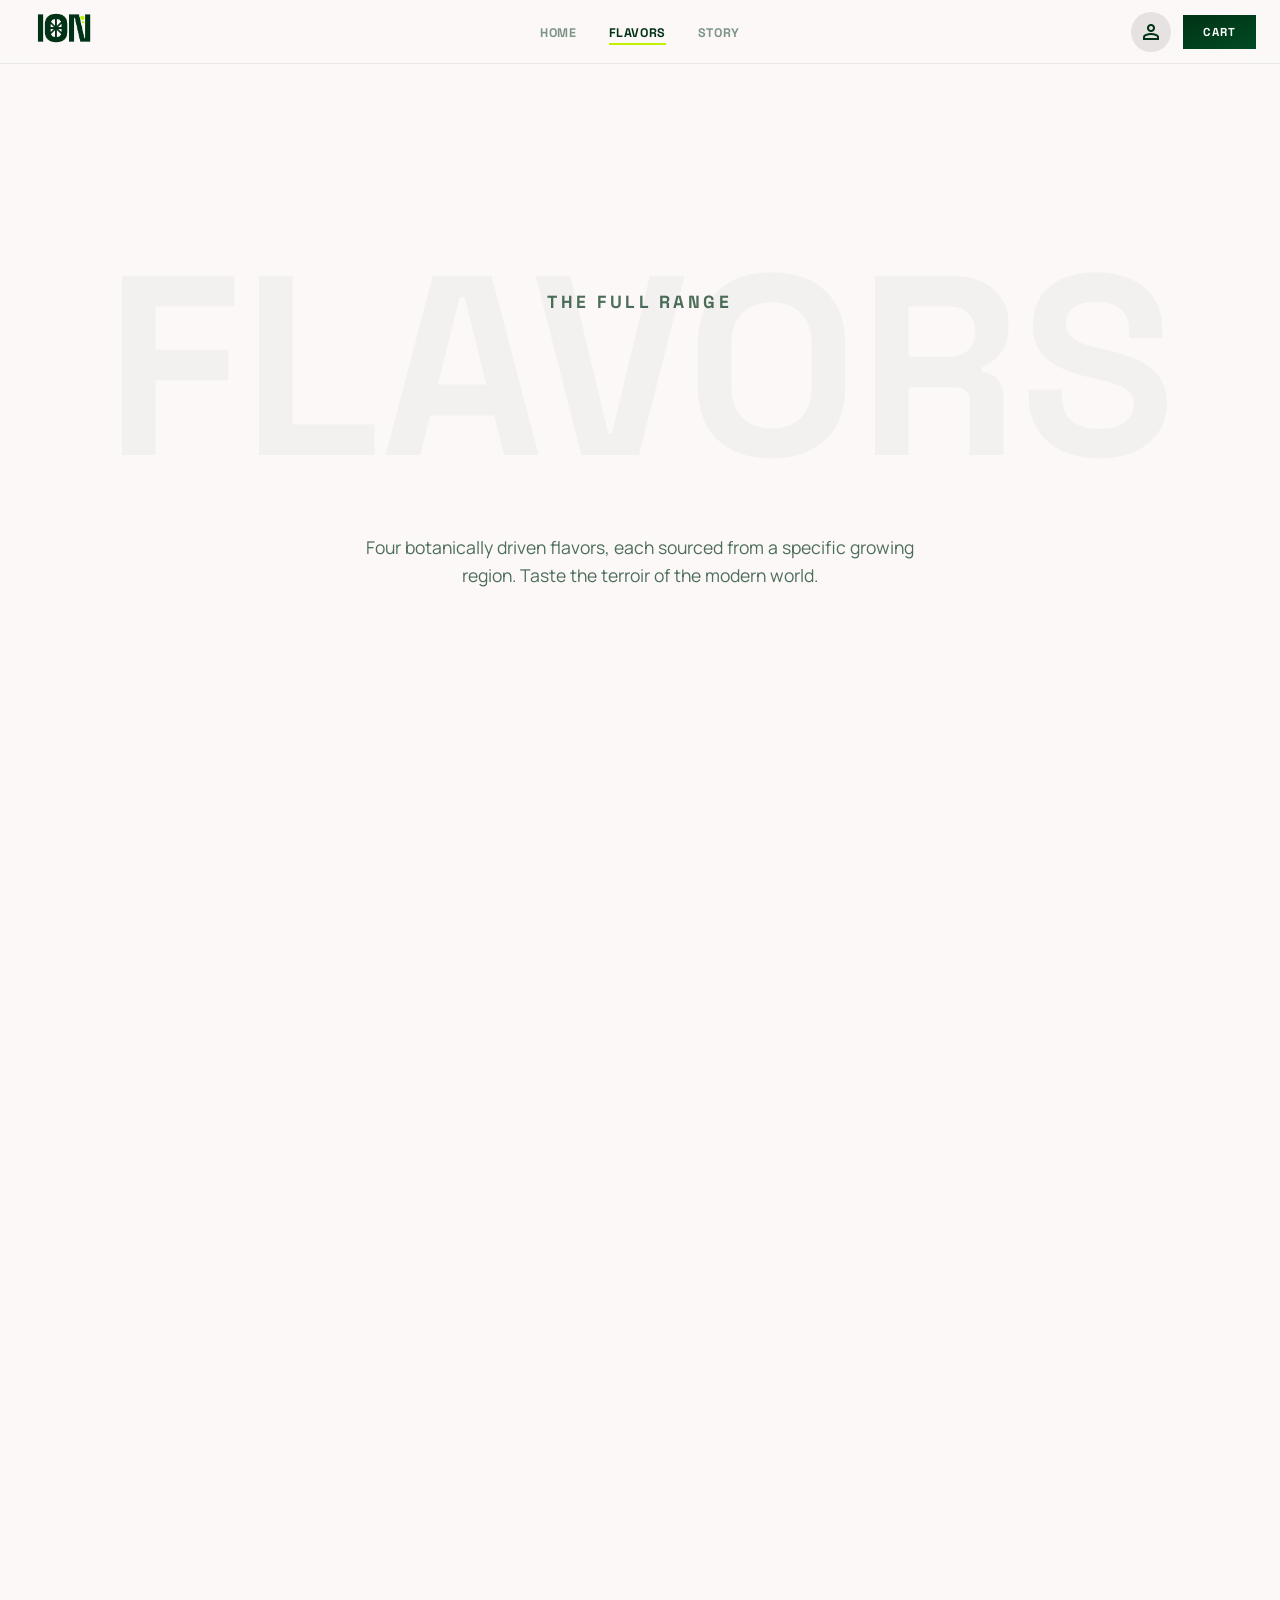
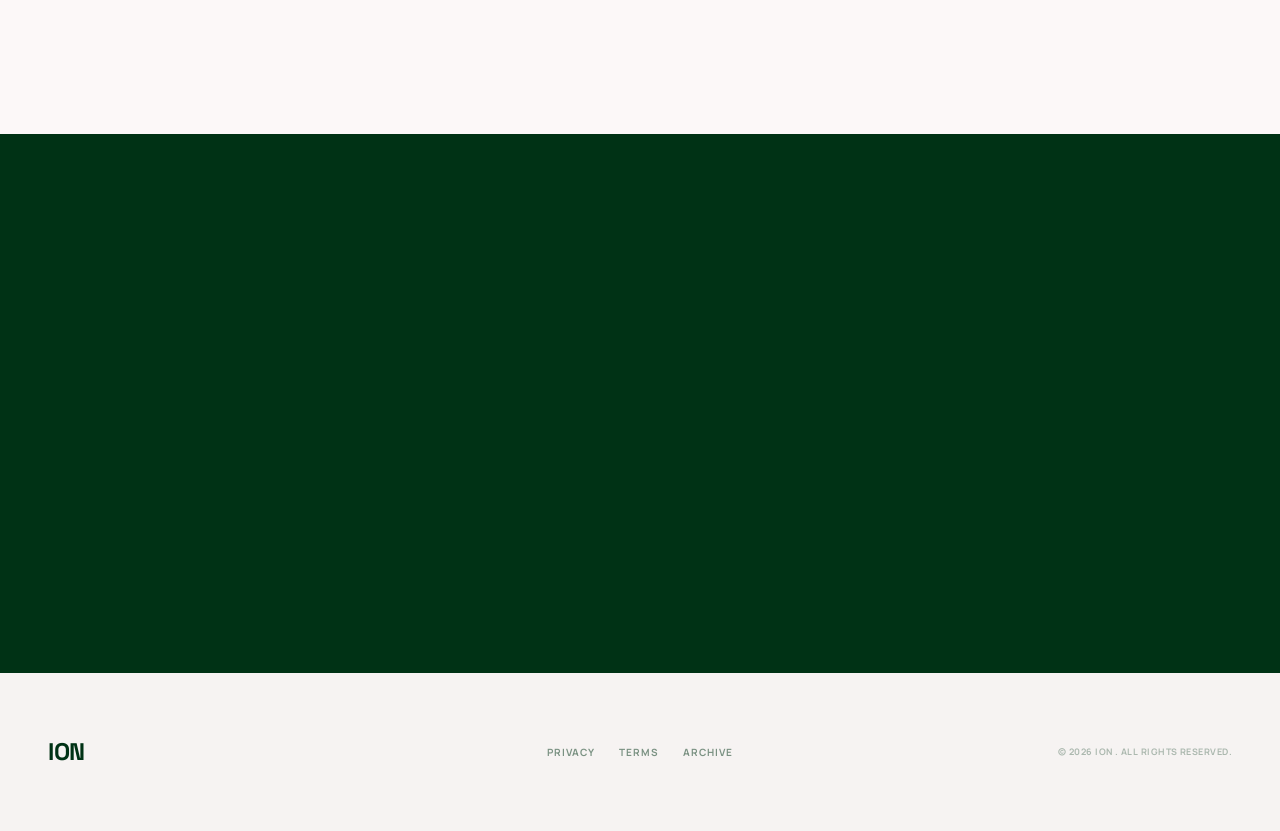
<file: flavors.html>
<!DOCTYPE html>
<html lang="en">
<head>
    <meta charset="UTF-8">
    <meta name="viewport" content="width=device-width, initial-scale=1.0">
    <title>ION — Flavors</title>
    <link rel="stylesheet" href="https://fonts.googleapis.com/css2?family=Material+Symbols+Outlined:opsz,wght,FILL,GRAD@24,400,0,0" />
    <link href="https://fonts.googleapis.com/css2?family=Manrope:wght@400;600&family=Space+Grotesk:wght@700;900&display=swap" rel="stylesheet">
    <link rel="stylesheet" href="css/main.css">
</head>
<body>

    <div class="site-loader">
        <div class="loader-logo">ION</div>
    </div>

    <div class="mobile-menu-overlay">
        <button class="close-menu" aria-label="Close Menu">
            <span class="material-symbols-outlined">close</span>
        </button>
        <nav class="mobile-nav">
            <ul>
                <li><a href="index.html">HOME</a></li>
                <li><a href="flavors.html">FLAVORS</a></li>
                <li><a href="about.html">STORY</a></li>
            </ul>
        </nav>
    </div>

    <header class="main-header">
        <div class="header-container">
            <a href="index.html" class="logo-link">
                <img src="./images/logo.png" alt="ION" class="logo-img">
            </a>
            <nav class="desktop-nav">
                <ul>
                    <li><a href="index.html">HOME</a></li>
                    <li><a href="flavors.html" class="active">FLAVORS</a></li>
                    <li><a href="about.html">STORY</a></li>
                </ul>
            </nav>
            <div class="header-actions">
                <div class="profile-circle desktop-only">
                    <span class="material-symbols-outlined">person</span>
                </div>
                <button class="cart-btn desktop-only">CART</button>
                <button class="menu-toggle" aria-label="Open Menu">
                    <span class="material-symbols-outlined">menu</span>
                </button>
            </div>
        </div>
    </header>

    <main class="content-wireframe">

        <section class="page-hero">
            <span class="page-hero__bg" aria-hidden="true">FLAVORS</span>
            <p class="page-hero__tag reveal-up delay-100">The Full Range</p>
            <h1 class="reveal-up delay-200">Every Sip,<br>A Story.</h1>
            <p class="reveal-up delay-300">Four botanically driven flavors, each sourced from a specific growing region. Taste the terroir of the modern world.</p>
        </section>

        <section class="flavor-catalog">
            <div class="wf-container">
                <div class="flavor-catalog__header reveal-up">
                    <h2 class="flavor-catalog__title">ALL FLAVORS</h2>
                    <div class="flavor-catalog__line"></div>
                </div>

                <div class="flavor-catalog__grid">

                    <div class="flavor-hz-card reveal-up">
                        <div class="flavor-hz-card__img">
                            <img src="./images/lime.png" alt="Alpine Mist">
                        </div>
                        <div class="flavor-hz-card__content">
                            <span class="flavor-hz-card__badge">CITRUS</span>
                            <h4 class="flavor-hz-card__name">Lemon Lime</h4>
                            <p class="flavor-hz-card__desc">Cool mountain juniper meets yuzu and white tea. Crisp, clean, infinitely refreshing.</p>
                            <p class="flavor-hz-card__price">$28.00 · 12-Pack / 12oz</p>
                            <button class="flavor-hz-card__btn">ADD TO CART</button>
                        </div>
                    </div>

                    <div class="flavor-hz-card reveal-up delay-100">
                        <div class="flavor-hz-card__img">
                            <img src="./images/cherry.png" alt="Rose Wood">
                        </div>
                        <div class="flavor-hz-card__content">
                            <span class="flavor-hz-card__badge">FLORAL</span>
                            <h4 class="flavor-hz-card__name">Black Cherry</h4>
                            <p class="flavor-hz-card__desc">Damask rose petals with cedar smoke and a lingering hibiscus finish. Distinctly complex.</p>
                            <p class="flavor-hz-card__price">$30.00 · 12-Pack / 12oz</p>
                            <button class="flavor-hz-card__btn">ADD TO CART</button>
                        </div>
                    </div>

                    <div class="flavor-hz-card reveal-up delay-200">
                        <div class="flavor-hz-card__img">
                            <img src="./images/pineapple.png" alt="Citrus Bark">
                        </div>
                        <div class="flavor-hz-card__content">
                            <span class="flavor-hz-card__badge">TROPICAL</span>
                            <h4 class="flavor-hz-card__name">Tropical Pineapple</h4>
                            <p class="flavor-hz-card__desc">Bitter orange peel over wild pineapple and bark extract. Bright and unapologetically bold.</p>
                            <p class="flavor-hz-card__price">$28.00 · 12-Pack / 12oz</p>
                            <button class="flavor-hz-card__btn">ADD TO CART</button>
                        </div>
                    </div>

                    <div class="flavor-hz-card reveal-up delay-300">
                        <div class="flavor-hz-card__img">
                            <img src="./images/berry.png" alt="Lavender Smoke">
                        </div>
                        <div class="flavor-hz-card__content">
                            <span class="flavor-hz-card__badge">HERBAL</span>
                            <h4 class="flavor-hz-card__name">Wild Berry</h4>
                            <p class="flavor-hz-card__desc">French lavender with smoked black currant and dried sage. Meditative, slow, unforgettable.</p>
                            <p class="flavor-hz-card__price">$32.00 · 12-Pack / 12oz</p>
                            <button class="flavor-hz-card__btn">ADD TO CART</button>
                        </div>
                    </div>

                </div>
            </div>
        </section>

        <section class="tasting-notes">
            <div class="wf-container">
                <h2 class="tasting-notes__title reveal-up">TASTING NOTES BY PROFILE</h2>
                <div class="tasting-notes__grid">
                    <div class="tasting-note reveal-up">
                        <div class="tasting-note__icon">🌿</div>
                        <h4 class="tasting-note__name">Herbal</h4>
                        <p class="tasting-note__desc">Lavender, sage, juniper</p>
                    </div>
                    <div class="tasting-note reveal-up delay-100">
                        <div class="tasting-note__icon">🌸</div>
                        <h4 class="tasting-note__name">Floral</h4>
                        <p class="tasting-note__desc">Rose, hibiscus, elderflower</p>
                    </div>
                    <div class="tasting-note reveal-up delay-200">
                        <div class="tasting-note__icon">🍋</div>
                        <h4 class="tasting-note__name">Citrus</h4>
                        <p class="tasting-note__desc">Yuzu, orange peel, lime</p>
                    </div>
                    <div class="tasting-note reveal-up delay-300">
                        <div class="tasting-note__icon">🫐</div>
                        <h4 class="tasting-note__name">Berry</h4>
                        <p class="tasting-note__desc">Currant, blackberry, fig</p>
                    </div>
                </div>
            </div>
        </section>

    </main>

    <footer class="main-footer">
        <div class="footer-container">
            <div class="footer-logo-wrap">
                <span class="footer-brand-name">ION</span>
            </div>
            <nav class="footer-nav">
                <a href="#">PRIVACY</a>
                <a href="#">TERMS</a>
                <a href="#">ARCHIVE</a>
            </nav>
            <p class="copyright">© 2026 ION . ALL RIGHTS RESERVED.</p>
        </div>
    </footer>

    <script src="js/main.js"></script>
</body>
</html>
</file>
<file: css/main.css>
@keyframes skeleton-loading {
  0% {
    background-position: 200% 0;
  }
  100% {
    background-position: -200% 0;
  }
}
@keyframes float {
  0%, 100% {
    transform: translateY(0) rotate(-1deg);
  }
  50% {
    transform: translateY(-16px) rotate(1deg);
  }
}
@keyframes fadeUp {
  from {
    opacity: 0;
    transform: translateY(24px);
  }
  to {
    opacity: 1;
    transform: translateY(0);
  }
}
.skeleton-x {
  background: linear-gradient(90deg, #e5e2e1 25%, #f6f3f2 50%, #e5e2e1 75%);
  background-size: 200% 100%;
  animation: skeleton-loading 1.5s infinite;
}

.reveal-up {
  opacity: 0;
  transform: translateY(40px);
  transition: opacity 0.9s cubic-bezier(0.16, 1, 0.3, 1), transform 0.9s cubic-bezier(0.16, 1, 0.3, 1);
  will-change: opacity, transform;
}
.reveal-up.is-visible {
  opacity: 1;
  transform: translateY(0);
}

.delay-100 {
  transition-delay: 100ms;
}

.delay-200 {
  transition-delay: 200ms;
}

.delay-300 {
  transition-delay: 300ms;
}

.delay-400 {
  transition-delay: 400ms;
}

.site-loader {
  position: fixed;
  inset: 0;
  background: #fcf8f8;
  z-index: 99999;
  display: flex;
  flex-direction: row;
  align-items: center;
  justify-content: center;
  transition: opacity 0.8s cubic-bezier(0.16, 1, 0.3, 1), visibility 0.8s;
}
.site-loader.fade-out {
  opacity: 0;
  visibility: hidden;
}
.site-loader .loader-logo {
  font-family: "Space Grotesk", sans-serif;
  font-size: 3rem;
  font-weight: 900;
  color: #003215;
  letter-spacing: 0.1em;
  animation: pulse 1.5s infinite alternate;
}

@keyframes pulse {
  0% {
    opacity: 0.3;
    transform: scale(0.98);
  }
  100% {
    opacity: 1;
    transform: scale(1);
  }
}
* {
  margin: 0;
  padding: 0;
  box-sizing: border-box;
  border-radius: 0px !important;
}

li {
  list-style: none;
}

a {
  text-decoration: none;
  color: inherit;
}

body {
  font-family: "Manrope", sans-serif;
  background-color: #fcf8f8;
  color: #003215;
  line-height: 1.6;
  overflow-x: hidden;
}

.main-header {
  height: 64px;
  background-color: rgba(252, 248, 248, 0.8);
  backdrop-filter: blur(20px);
  -webkit-backdrop-filter: blur(20px);
  position: fixed;
  top: 0;
  width: 100%;
  z-index: 100;
  border-bottom: 1px solid rgba(0, 50, 21, 0.08);
}
.main-header .header-container {
  display: flex;
  align-items: center;
  justify-content: space-between;
  height: 100%;
  padding: 0 1.5rem;
  max-width: 1280px;
  margin: 0 auto;
}

.logo-img {
  height: 32px;
  width: auto;
}

.header-actions {
  display: flex;
  align-items: center;
  gap: 0.75rem;
}

.desktop-nav {
  display: none;
}
@media (min-width: 768px) {
  .desktop-nav {
    display: block;
    position: absolute;
    left: 50%;
    transform: translateX(-50%);
  }
  .desktop-nav ul {
    display: flex;
    gap: 2rem;
  }
  .desktop-nav a {
    font-family: "Space Grotesk", sans-serif;
    font-weight: 700;
    font-size: 0.78rem;
    opacity: 0.5;
    text-transform: uppercase;
    letter-spacing: 0.05em;
    transition: all 0.3s cubic-bezier(0.25, 0.8, 0.25, 1);
    position: relative;
  }
  .desktop-nav a::after {
    content: "";
    position: absolute;
    bottom: -4px;
    left: 0;
    width: 0;
    height: 2px;
    background: #c1f100;
    transition: width 0.25s ease;
  }
  .desktop-nav a.active, .desktop-nav a:hover {
    opacity: 1;
  }
  .desktop-nav a.active::after, .desktop-nav a:hover::after {
    width: 100%;
  }
}

.profile-circle {
  width: 40px;
  height: 40px;
  background: #e5e2e1;
  border-radius: 50% !important;
  cursor: pointer;
  transition: background 0.2s;
  display: flex;
  flex-direction: row;
  align-items: center;
  justify-content: center;
}
.profile-circle:hover {
  background: rgb(214.7928571429, 210.1535714286, 208.6071428571);
}

.cart-btn {
  background: linear-gradient(160deg, #003215 0%, #004b23 100%);
  color: #ffffff;
  border: none;
  font-family: "Space Grotesk", sans-serif;
  font-weight: 700;
  text-transform: uppercase;
  cursor: pointer;
  transition: all 0.3s cubic-bezier(0.25, 0.8, 0.25, 1);
}
.cart-btn:hover {
  background: linear-gradient(160deg, #c1f100 0%, rgb(209.5493775934, 255, 26.8) 100%);
  color: #003215;
  transform: scale(1.02);
}
.cart-btn {
  padding: 10px 20px;
  font-size: 0.72rem;
  letter-spacing: 0.1em;
}

.desktop-only {
  display: none;
}
@media (min-width: 768px) {
  .desktop-only {
    display: flex;
  }
}

.menu-toggle {
  background: none;
  border: none;
  cursor: pointer;
}
.menu-toggle span {
  font-size: 32px;
  color: #003215;
}
@media (min-width: 768px) {
  .menu-toggle {
    display: none;
  }
}

.mobile-menu-overlay {
  display: none;
  position: fixed;
  inset: 0;
  background: #003215;
  color: #ffffff;
  z-index: 300;
  flex-direction: column;
  align-items: center;
  justify-content: center;
  gap: 2.5rem;
}
.mobile-menu-overlay.open {
  display: flex;
}
.mobile-menu-overlay a {
  font-family: "Space Grotesk", sans-serif;
  font-size: clamp(2rem, 8vw, 3.5rem);
  font-weight: 900;
  text-transform: uppercase;
  color: #ffffff;
  opacity: 0.85;
  transition: all 0.3s cubic-bezier(0.25, 0.8, 0.25, 1);
}
.mobile-menu-overlay a:hover {
  opacity: 1;
  color: #c1f100;
}
.mobile-menu-overlay .close-menu {
  position: absolute;
  top: 1.5rem;
  right: 1.5rem;
  background: none;
  border: none;
  color: white;
  cursor: pointer;
  padding: 10px;
}
.mobile-menu-overlay .close-menu span {
  font-size: 2rem;
}

.content-wireframe {
  width: 100%;
  padding-top: 64px;
  overflow-x: hidden;
}

.wf-container {
  max-width: 1280px;
  margin: 0 auto;
  padding: 0 24px;
}
@media (min-width: 768px) {
  .wf-container {
    padding: 0 48px;
  }
}

.wf-hero {
  width: 100%;
  padding: 48px 24px 0;
}
@media (min-width: 768px) {
  .wf-hero {
    padding: 48px;
  }
}
.wf-hero__mobile-content {
  display: flex;
  flex-direction: column;
  align-items: center;
  text-align: center;
  margin-bottom: 48px;
}
@media (min-width: 768px) {
  .wf-hero__mobile-content {
    display: none;
  }
}
.wf-hero__mobile-logo {
  width: 120px;
  margin-bottom: 24px;
}
.wf-hero__mobile-kicker {
  font-size: 10px;
  font-weight: 700;
  letter-spacing: 0.15em;
  color: #003215;
  opacity: 0.6;
  margin-bottom: 32px;
}
.wf-hero__grid {
  max-width: 1400px;
  margin: 0 auto;
  display: grid;
  grid-template-columns: 1fr;
  background: #fcf8f8;
}
@media (min-width: 768px) {
  .wf-hero__grid {
    grid-template-columns: 8fr 4fr;
    border: 1px solid #e5e2e1;
    border-radius: 0px !important;
  }
}
.wf-hero__left {
  display: none;
  background: #004b23;
  color: white;
  padding: 60px 32px;
  position: relative;
  overflow: hidden;
  flex-direction: column;
  justify-content: center;
}
@media (min-width: 768px) {
  .wf-hero__left {
    display: flex;
    padding: 100px 80px;
    min-height: 700px;
  }
}
.wf-hero__bg-text {
  font-family: "Space Grotesk", sans-serif;
  font-size: clamp(6rem, 15vw, 14rem);
  font-weight: 900;
  line-height: 1;
  position: absolute;
  top: 40px;
  left: 20px;
  opacity: 0.05;
  pointer-events: none;
}
.wf-hero__content {
  position: relative;
  z-index: 10;
  max-width: 600px;
}
.wf-hero__title {
  font-family: "Space Grotesk", sans-serif;
  font-size: clamp(2.5rem, 5vw, 4rem);
  font-weight: 900;
  line-height: 1.1;
  letter-spacing: -0.02em;
  margin-bottom: 24px;
}
.wf-hero__desc {
  font-size: 1rem;
  color: rgba(255, 255, 255, 0.7);
  margin-bottom: 40px;
  line-height: 1.6;
}
.wf-hero__actions {
  display: flex;
  flex-direction: column;
  gap: 16px;
}
@media (min-width: 768px) {
  .wf-hero__actions {
    flex-direction: row;
  }
}
.wf-hero__right {
  background: #e5e2e1;
  position: relative;
  min-height: 400px;
}
@media (min-width: 768px) {
  .wf-hero__right {
    min-height: 100%;
    background: #f6f3f2;
  }
}
.wf-hero__bottle-wrapper {
  position: absolute;
  top: 50%;
  left: 50%;
  transform: translate(-50%, -50%);
  width: 100%;
  height: 90%;
  display: flex;
  align-items: center;
  justify-content: center;
  z-index: 20;
  transition: all 0.3s cubic-bezier(0.25, 0.8, 0.25, 1);
}
@media (min-width: 768px) {
  .wf-hero__bottle-wrapper {
    left: -10%;
    transform: translateY(-50%);
    height: 110%;
  }
}
.wf-hero__bottle-wrapper img {
  height: 100%;
  object-fit: contain;
  filter: drop-shadow(0 40px 60px rgba(0, 50, 21, 0.25));
  transition: all 0.3s cubic-bezier(0.25, 0.8, 0.25, 1);
}
.wf-hero__bottle-wrapper:hover img {
  transform: scale(1.05) translateY(-10px);
}

.wf-btn {
  padding: 16px 32px;
  font-family: "Space Grotesk", sans-serif;
  font-weight: 900;
  font-size: 0.75rem;
  letter-spacing: 0.15em;
  border: none;
  transition: all 0.3s cubic-bezier(0.25, 0.8, 0.25, 1);
}
.wf-btn--solid {
  background: #003215;
  color: white;
}
@media (min-width: 768px) {
  .wf-btn--solid {
    background: #e5e2e1;
    color: #003215;
  }
}
.wf-btn--solid:hover {
  background: #004b23;
  color: white;
}
.wf-btn--outline {
  background: #003215;
  color: white;
  border: 1px solid rgba(255, 255, 255, 0.3);
}
.wf-btn--outline:hover {
  background: rgba(255, 255, 255, 0.1);
  border-color: white;
}

.wf-values {
  padding: 80px 24px;
  background: #fcf8f8;
}
@media (min-width: 768px) {
  .wf-values {
    padding: 100px 0;
    background: #f6f3f2;
  }
}
.wf-values__grid {
  display: grid;
  grid-template-columns: 1fr;
  gap: 40px;
}
@media (min-width: 768px) {
  .wf-values__grid {
    grid-template-columns: repeat(3, 1fr);
    gap: 48px;
  }
}

.wf-value {
  display: flex;
  flex-direction: column;
  align-items: flex-start;
}
.wf-value__num {
  font-size: 11px;
  font-weight: 700;
  color: #003215;
  opacity: 0.5;
  margin-bottom: 8px;
}
@media (min-width: 768px) {
  .wf-value__num {
    display: none;
  }
}
.wf-value__icon {
  display: none;
}
@media (min-width: 768px) {
  .wf-value__icon {
    width: 48px;
    height: 48px;
    background: #e5e2e1;
    border-radius: 50% !important;
    display: flex;
    align-items: center;
    justify-content: center;
    margin-bottom: 24px;
  }
  .wf-value__icon span {
    color: #003215;
    font-size: 24px;
  }
}
.wf-value__title {
  font-family: "Space Grotesk", sans-serif;
  font-size: 1.25rem;
  font-weight: 900;
  margin-bottom: 8px;
  color: #003215;
}
.wf-value__desc {
  color: #003215;
  opacity: 0.7;
  font-size: 14px;
  line-height: 1.6;
}

.wf-collection {
  padding: 60px 0 100px;
  background: #f6f3f2;
}
@media (min-width: 768px) {
  .wf-collection {
    padding: 100px 0;
    background: #fcf8f8;
  }
}
.wf-collection__header {
  display: flex;
  flex-direction: column;
  align-items: flex-start;
  margin-bottom: 40px;
}
@media (min-width: 768px) {
  .wf-collection__header {
    flex-direction: row;
    justify-content: space-between;
    align-items: flex-end;
    margin-bottom: 64px;
  }
}
.wf-collection__title {
  font-family: "Space Grotesk", sans-serif;
  font-size: 1rem;
  font-weight: 900;
  letter-spacing: 0.1em;
  text-transform: uppercase;
  color: #003215;
}
@media (min-width: 768px) {
  .wf-collection__title {
    font-size: 2rem;
  }
}
.wf-collection__grid {
  display: grid;
  grid-template-columns: 1fr;
  gap: 48px;
}
@media (min-width: 768px) {
  .wf-collection__grid {
    grid-template-columns: repeat(2, 1fr);
    gap: 40px;
  }
}
@media (min-width: 768px) {
  .wf-collection__grid {
    grid-template-columns: repeat(4, 1fr);
    gap: 32px;
  }
}

.wf-product {
  display: flex;
  flex-direction: column;
}
.wf-product__thumb {
  aspect-ratio: 1/1;
  width: 100%;
  background: #e5e2e1;
  display: flex;
  flex-direction: row;
  align-items: center;
  justify-content: center;
  margin-bottom: 24px;
  position: relative;
  overflow: hidden;
}
.wf-product__thumb img {
  width: 80%;
  height: 80%;
  object-fit: contain;
  transition: all 0.3s cubic-bezier(0.25, 0.8, 0.25, 1);
  filter: drop-shadow(0 10px 20px rgba(0, 0, 0, 0.05));
}
.wf-product:hover .wf-product__thumb img {
  transform: scale(1.05);
}
.wf-product__tag {
  font-size: 9px;
  font-weight: 700;
  letter-spacing: 0.1em;
  color: #003215;
  opacity: 0.5;
  margin-bottom: 8px;
  text-transform: uppercase;
}
.wf-product__info {
  display: flex;
  justify-content: space-between;
  align-items: center;
  margin-bottom: 16px;
}
.wf-product__name {
  font-family: "Space Grotesk", sans-serif;
  font-size: 1.1rem;
  font-weight: 900;
  color: #003215;
}
.wf-product__price {
  font-weight: 700;
  font-size: 0.9rem;
  color: #003215;
}
.wf-product__btn {
  display: none;
}
@media (min-width: 768px) {
  .wf-product__btn {
    display: block;
    width: 100%;
    padding: 16px;
    background: #e5e2e1;
    color: #003215;
    font-family: "Space Grotesk", sans-serif;
    font-weight: 900;
    font-size: 0.75rem;
    letter-spacing: 0.15em;
    transition: all 0.3s cubic-bezier(0.25, 0.8, 0.25, 1);
    border: none;
  }
  .wf-product__btn:hover {
    background: #003215;
    color: white;
  }
}

.wf-editorial {
  background: #fcf8f8;
  padding: 60px 0;
  overflow: hidden;
}
@media (min-width: 768px) {
  .wf-editorial {
    background: #e5e2e1;
    padding: 100px 0;
  }
}
.wf-editorial__grid {
  display: grid;
  grid-template-columns: 1fr;
  gap: 40px;
  align-items: center;
}
@media (min-width: 768px) {
  .wf-editorial__grid {
    grid-template-columns: 1fr 1fr;
    gap: 96px;
  }
}
.wf-editorial__img-wrapper {
  aspect-ratio: 1/1;
  background-color: #e5e2e1;
  position: relative;
  overflow: hidden;
}
@media (min-width: 768px) {
  .wf-editorial__img-wrapper {
    aspect-ratio: 16/9;
  }
}
.wf-editorial__image {
  width: 100%;
  height: 100%;
  object-fit: cover;
  position: absolute;
  top: 0;
  left: 0;
}
.wf-editorial__badge {
  position: absolute;
  bottom: -20px;
  right: -20px;
  background: white;
  padding: 24px;
  font-family: "Space Grotesk", sans-serif;
  font-size: 0.65rem;
  font-weight: 900;
  letter-spacing: 0.1em;
  text-align: center;
  color: #003215;
  box-shadow: 0 20px 40px rgba(0, 0, 0, 0.1);
}
.wf-editorial__content h2 {
  font-family: "Space Grotesk", sans-serif;
  font-size: clamp(2rem, 8vw, 3rem);
  font-weight: 900;
  line-height: 1;
  letter-spacing: -0.02em;
  margin-bottom: 24px;
  color: #003215;
}
.wf-editorial__content p {
  font-size: 1rem;
  color: #003215;
  opacity: 0.7;
  margin-bottom: 24px;
  line-height: 1.6;
}
.wf-editorial__link {
  display: inline-block;
  font-family: "Space Grotesk", sans-serif;
  font-size: 0.75rem;
  font-weight: 900;
  letter-spacing: 0.1em;
  color: #003215;
  border-bottom: 2px solid #003215;
  padding-bottom: 4px;
  margin-top: 16px;
  text-transform: uppercase;
}
.wf-editorial__link:hover {
  opacity: 0.6;
}

.wf-newsletter {
  background: #004b23;
  padding: 80px 0;
}
@media (min-width: 768px) {
  .wf-newsletter {
    padding: 100px 0;
  }
}
.wf-newsletter__box {
  color: white;
  display: flex;
  flex-direction: column;
  gap: 40px;
  align-items: flex-start;
}
@media (min-width: 768px) {
  .wf-newsletter__box {
    flex-direction: row;
    justify-content: space-between;
    align-items: center;
  }
}
.wf-newsletter__content {
  max-width: 400px;
}
.wf-newsletter__content h2 {
  font-family: "Space Grotesk", sans-serif;
  font-size: 2rem;
  font-weight: 900;
  margin-bottom: 16px;
  letter-spacing: -0.02em;
}
.wf-newsletter__content p {
  font-size: 0.75rem;
  font-weight: 700;
  letter-spacing: 0.1em;
  color: rgba(255, 255, 255, 0.5);
  text-transform: uppercase;
}
.wf-newsletter__form {
  display: flex;
  flex-direction: column;
  width: 100%;
  max-width: 500px;
  gap: 24px;
}
@media (min-width: 768px) {
  .wf-newsletter__form {
    flex-direction: row;
    gap: 16px;
  }
}
.wf-newsletter__form input {
  flex-grow: 1;
  background: transparent;
  border: none;
  border-bottom: 1px solid rgba(255, 255, 255, 0.2);
  padding: 16px 0;
  color: white;
  outline: none;
  font-family: "Space Grotesk", sans-serif;
  font-size: 0.75rem;
  letter-spacing: 0.1em;
}
.wf-newsletter__form input:focus {
  border-color: white;
}
.wf-newsletter__form input::placeholder {
  color: rgba(255, 255, 255, 0.3);
}
.wf-newsletter__form button {
  background: #e5e2e1;
  color: #003215;
  padding: 20px 32px;
  font-family: "Space Grotesk", sans-serif;
  font-weight: 900;
  font-size: 0.75rem;
  letter-spacing: 0.2em;
  border: none;
  transition: all 0.3s cubic-bezier(0.25, 0.8, 0.25, 1);
}
.wf-newsletter__form button:hover {
  background: white;
}

.main-footer {
  width: 100%;
  padding: 60px 24px;
  background: #fcf8f8;
}
@media (min-width: 768px) {
  .main-footer {
    padding: 60px 48px;
    background: #f6f3f2;
  }
}

.footer-container {
  display: flex;
  flex-direction: column;
  align-items: center;
  text-align: center;
  gap: 32px;
}
@media (min-width: 768px) {
  .footer-container {
    flex-direction: row;
    justify-content: space-between;
    text-align: left;
  }
}

@media (min-width: 768px) {
  .footer-logo-wrap {
    flex: 1;
  }
}

.footer-brand-name {
  font-family: "Space Grotesk", sans-serif;
  font-size: 1.5rem;
  font-weight: 900;
  color: #003215;
  letter-spacing: -0.02em;
}

.footer-nav {
  display: flex;
  gap: 24px;
  justify-content: center;
}
@media (min-width: 768px) {
  .footer-nav {
    flex: 1;
    justify-content: center;
  }
}
.footer-nav a {
  font-size: 10px;
  font-weight: 700;
  opacity: 0.5;
  text-transform: uppercase;
  letter-spacing: 0.1em;
  color: #003215;
  transition: all 0.3s cubic-bezier(0.25, 0.8, 0.25, 1);
}
.footer-nav a:hover {
  opacity: 1;
}

.copyright {
  font-size: 9px;
  font-weight: 700;
  color: #003215;
  opacity: 0.3;
  text-transform: uppercase;
  letter-spacing: 0.05em;
}
@media (min-width: 768px) {
  .copyright {
    flex: 1;
    text-align: right;
  }
}

.page-hero {
  width: 100%;
  padding: calc(64px + 60px) 24px 80px;
  position: relative;
  overflow: hidden;
  background: #fcf8f8;
  text-align: center;
  display: flex;
  flex-direction: column;
  align-items: center;
  justify-content: center;
}
@media (min-width: 768px) {
  .page-hero {
    padding: calc(64px + 120px) 48px 120px;
  }
}
.page-hero__bg {
  font-family: "Space Grotesk", sans-serif;
  font-size: clamp(6rem, 20vw, 20rem);
  font-weight: 900;
  line-height: 0.8;
  position: absolute;
  top: 50%;
  left: 50%;
  transform: translate(-50%, -50%);
  color: #003215;
  opacity: 0.03;
  pointer-events: none;
  z-index: 0;
  white-space: nowrap;
}
.page-hero__tag {
  font-family: "Space Grotesk", sans-serif;
  font-size: 0.75rem;
  font-weight: 900;
  letter-spacing: 0.2em;
  text-transform: uppercase;
  color: #003215;
  margin-bottom: 24px;
  position: relative;
  z-index: 1;
}
.page-hero h1 {
  font-family: "Space Grotesk", sans-serif;
  font-size: clamp(2.5rem, 6vw, 5rem);
  font-weight: 900;
  line-height: 1.1;
  letter-spacing: -0.02em;
  color: #003215;
  margin-bottom: 24px;
  position: relative;
  z-index: 1;
  text-transform: uppercase;
}
.page-hero p {
  font-size: 1.1rem;
  color: #003215;
  opacity: 0.7;
  max-width: 600px;
  line-height: 1.6;
  position: relative;
  z-index: 1;
}

.story-block {
  width: 100%;
  background: #f6f3f2;
}

.story-item {
  display: grid;
  grid-template-columns: 1fr;
}
@media (min-width: 768px) {
  .story-item {
    grid-template-columns: 1fr 1fr;
  }
}
@media (min-width: 768px) {
  .story-item.reverse .story-item__img {
    order: 2;
  }
  .story-item.reverse .story-item__text {
    order: 1;
  }
}
.story-item__img {
  aspect-ratio: 1/1;
  width: 100%;
  height: 100%;
  object-fit: cover;
  background: #e5e2e1;
}
.story-item__text {
  padding: 60px 24px;
  display: flex;
  flex-direction: column;
  justify-content: center;
}
@media (min-width: 768px) {
  .story-item__text {
    padding: 80px 10%;
  }
}
.story-item__text h2 {
  font-family: "Space Grotesk", sans-serif;
  font-size: clamp(2rem, 4vw, 3rem);
  font-weight: 900;
  line-height: 1.1;
  color: #003215;
  margin-bottom: 24px;
  letter-spacing: -0.02em;
}
.story-item__text p {
  font-size: 1rem;
  color: #003215;
  opacity: 0.7;
  line-height: 1.6;
  margin-bottom: 24px;
}
.story-item__text a {
  display: inline-block;
  font-family: "Space Grotesk", sans-serif;
  font-size: 0.75rem;
  font-weight: 900;
  letter-spacing: 0.1em;
  color: #003215;
  border-bottom: 2px solid #003215;
  padding-bottom: 4px;
  text-transform: uppercase;
  align-self: flex-start;
  transition: all 0.3s cubic-bezier(0.25, 0.8, 0.25, 1);
}
.story-item__text a:hover {
  opacity: 0.6;
}
.story-item__kicker {
  font-family: "Space Grotesk", sans-serif;
  font-size: 0.7rem;
  font-weight: 700;
  letter-spacing: 0.15em;
  text-transform: uppercase;
  color: #003215;
  opacity: 0.5;
  margin-bottom: 16px !important;
}

.values-strip {
  padding: 80px 24px;
  background: #fcf8f8;
}
@media (min-width: 768px) {
  .values-strip {
    padding: 120px 48px;
  }
}
.values-strip--dark {
  background: #003215;
  color: white;
}
.values-strip--dark .values-strip__header {
  text-align: center;
  margin-bottom: 64px;
}
.values-strip--dark .values-strip__header h2 {
  font-family: "Space Grotesk", sans-serif;
  font-size: clamp(2rem, 4vw, 2.5rem);
  font-weight: 900;
  color: white;
  margin-bottom: 16px;
  letter-spacing: -0.02em;
  text-transform: uppercase;
}
.values-strip--dark .values-strip__header p {
  color: rgba(255, 255, 255, 0.7);
  font-size: 1.1rem;
  max-width: 600px;
  margin: 0 auto;
  line-height: 1.6;
}
.values-strip--dark .value-item {
  background: rgba(255, 255, 255, 0.05);
  padding: 40px 32px;
  border-left: 4px solid #c1f100;
}
.values-strip--dark .value-item .value-num {
  font-family: "Space Grotesk", sans-serif;
  font-size: 2.5rem;
  font-weight: 900;
  color: #c1f100;
  opacity: 1;
  margin-bottom: 24px;
  display: block;
  line-height: 1;
}
.values-strip--dark .value-item h3 {
  font-family: "Space Grotesk", sans-serif;
  font-size: 1.25rem;
  font-weight: 900;
  color: white;
  margin-bottom: 16px;
}
.values-strip--dark .value-item p {
  color: rgba(255, 255, 255, 0.7);
  font-size: 0.95rem;
  line-height: 1.6;
}

.values-grid {
  max-width: 1280px;
  margin: 0 auto;
  display: grid;
  grid-template-columns: 1fr;
  gap: 24px;
}
@media (min-width: 768px) {
  .values-grid {
    grid-template-columns: repeat(3, 1fr);
    gap: 32px;
  }
}

.flavor-catalog {
  padding: 0 0 100px;
}
@media (min-width: 768px) {
  .flavor-catalog {
    padding: 0 0 140px;
  }
}
.flavor-catalog__header {
  margin-bottom: 64px;
  padding-top: 24px;
}
.flavor-catalog__title {
  font-family: "Space Grotesk", sans-serif;
  font-size: 2rem;
  font-weight: 900;
  text-transform: uppercase;
  color: #003215;
  letter-spacing: -0.02em;
}
.flavor-catalog__line {
  height: 4px;
  width: 64px;
  background: #c1f100;
  margin-top: 12px;
}
.flavor-catalog__grid {
  display: grid;
  grid-template-columns: 1fr;
  gap: 48px;
}
@media (min-width: 768px) {
  .flavor-catalog__grid {
    grid-template-columns: repeat(2, 1fr);
    gap: 80px 48px;
  }
}

.flavor-hz-card {
  display: flex;
  flex-direction: column;
  gap: 32px;
}
@media (min-width: 768px) {
  .flavor-hz-card {
    flex-direction: row;
    align-items: stretch;
  }
}
.flavor-hz-card__img {
  flex: 0 0 45%;
  background: #e5e2e1;
  display: flex;
  flex-direction: row;
  align-items: center;
  justify-content: center;
  padding: 32px;
  min-height: 320px;
  position: relative;
  overflow: hidden;
}
.flavor-hz-card__img img {
  width: 75%;
  height: 100%;
  object-fit: contain;
  filter: drop-shadow(0 20px 30px rgba(0, 0, 0, 0.1));
  transition: all 0.3s cubic-bezier(0.25, 0.8, 0.25, 1);
}
.flavor-hz-card:hover .flavor-hz-card__img img {
  transform: scale(1.06) translateY(-8px);
}
.flavor-hz-card__content {
  flex: 1;
  display: flex;
  flex-direction: column;
  align-items: flex-start;
  justify-content: center;
  padding: 16px 0;
}
@media (min-width: 768px) {
  .flavor-hz-card__content {
    padding: 16px 24px 16px 0;
  }
}
.flavor-hz-card__badge {
  background: #c1f100;
  color: #003215;
  padding: 6px 12px;
  font-family: "Space Grotesk", sans-serif;
  font-size: 10px;
  font-weight: 900;
  letter-spacing: 0.15em;
  text-transform: uppercase;
  margin-bottom: 24px;
}
.flavor-hz-card__name {
  font-family: "Space Grotesk", sans-serif;
  font-size: 1.8rem;
  font-weight: 900;
  color: #003215;
  margin-bottom: 16px;
  letter-spacing: -0.02em;
}
.flavor-hz-card__desc {
  font-size: 0.95rem;
  color: #003215;
  opacity: 0.6;
  line-height: 1.6;
  margin-bottom: 24px;
  max-width: 90%;
}
.flavor-hz-card__price {
  font-size: 0.85rem;
  font-weight: 700;
  color: #003215;
  opacity: 0.5;
  margin-bottom: 32px;
  letter-spacing: 0.05em;
}
.flavor-hz-card__btn {
  padding: 16px 32px;
  background: #003215;
  color: white;
  font-family: "Space Grotesk", sans-serif;
  font-weight: 900;
  font-size: 0.75rem;
  letter-spacing: 0.15em;
  border: none;
  text-transform: uppercase;
  transition: all 0.3s cubic-bezier(0.25, 0.8, 0.25, 1);
}
.flavor-hz-card__btn:hover {
  background: #e5e2e1;
  color: #003215;
}

.tasting-notes {
  background: #003215;
  color: white;
  padding: 80px 0;
}
@media (min-width: 768px) {
  .tasting-notes {
    padding: 120px 0;
  }
}
.tasting-notes__title {
  font-family: "Space Grotesk", sans-serif;
  font-size: clamp(1.8rem, 5vw, 2.5rem);
  font-weight: 900;
  text-align: center;
  letter-spacing: -0.02em;
  margin-bottom: 64px;
  text-transform: uppercase;
}
.tasting-notes__grid {
  display: grid;
  grid-template-columns: 1fr;
  gap: 48px;
}
@media (min-width: 768px) {
  .tasting-notes__grid {
    grid-template-columns: repeat(2, 1fr);
  }
}
@media (min-width: 768px) {
  .tasting-notes__grid {
    grid-template-columns: repeat(4, 1fr);
    gap: 32px;
  }
}

.tasting-note {
  display: flex;
  flex-direction: column;
  align-items: center;
  text-align: center;
}
.tasting-note__icon {
  width: 80px;
  height: 80px;
  border-radius: 50% !important;
  background: rgba(193, 241, 0, 0.08);
  border: 1px solid rgba(193, 241, 0, 0.2);
  display: flex;
  flex-direction: row;
  align-items: center;
  justify-content: center;
  font-size: 32px;
  margin-bottom: 24px;
  transition: all 0.3s cubic-bezier(0.25, 0.8, 0.25, 1);
}
.tasting-note__icon:hover {
  background: rgba(193, 241, 0, 0.15);
  transform: translateY(-5px);
}
.tasting-note__name {
  font-family: "Space Grotesk", sans-serif;
  font-size: 1.25rem;
  font-weight: 900;
  margin-bottom: 12px;
}
.tasting-note__desc {
  font-size: 0.95rem;
  color: rgba(255, 255, 255, 0.6);
  line-height: 1.5;
  max-width: 200px;
}

.team-section {
  background: #f6f3f2;
  padding: 80px 0;
}
@media (min-width: 768px) {
  .team-section {
    padding: 120px 0;
  }
}
.team-section__title {
  font-family: "Space Grotesk", sans-serif;
  font-size: clamp(2rem, 5vw, 2.5rem);
  font-weight: 900;
  text-align: center;
  color: #003215;
  letter-spacing: -0.02em;
  margin-bottom: 80px;
  text-transform: uppercase;
}
.team-section__grid {
  display: grid;
  grid-template-columns: 1fr;
  gap: 64px;
}
@media (min-width: 768px) {
  .team-section__grid {
    grid-template-columns: repeat(3, 1fr);
    gap: 40px;
  }
}

.team-card {
  display: flex;
  flex-direction: column;
  align-items: center;
  text-align: center;
}
.team-card__avatar {
  width: 140px;
  height: 140px;
  object-fit: cover;
  border-radius: 50% !important;
  margin-bottom: 24px;
}
.team-card__name {
  font-family: "Space Grotesk", sans-serif;
  font-size: 1.25rem;
  font-weight: 700;
  color: #003215;
  margin-bottom: 8px;
}
.team-card__role {
  font-size: 0.7rem;
  font-weight: 700;
  text-transform: uppercase;
  color: #506600;
  letter-spacing: 0.1em;
  margin-bottom: 16px;
}
.team-card__desc {
  font-size: 0.95rem;
  color: #003215;
  opacity: 0.6;
  line-height: 1.6;
  max-width: 340px;
}/*# sourceMappingURL=main.css.map */
</file>
